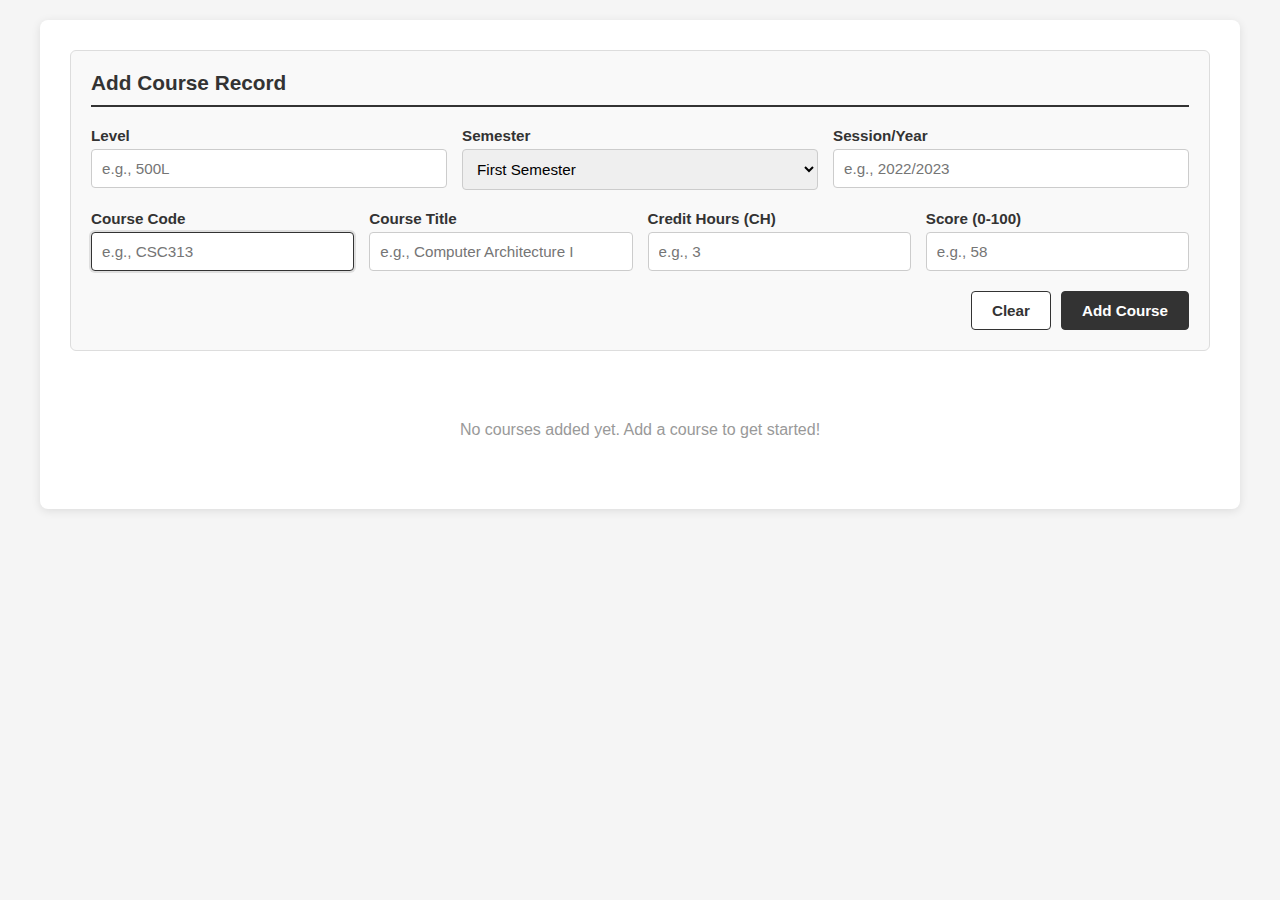
<file: index.html>
<!DOCTYPE html>
<html lang="en">

<head>
    <meta charset="UTF-8">
    <meta name="viewport" content="width=device-width, initial-scale=1.0">
    <title>Academic Transcript System</title>
    <link rel="stylesheet" href="index.css">
</head>

<body>
    <div class="container">
        <!-- Input Form -->
        <div class="form-section">
            <h2>Add Course Record</h2>

            
            <div class="semester-session">
                <div class="form-group">
                    <label for="level">Level</label>
                    <input type="text" id="level" placeholder="e.g., 500L" required>
                    </div>
                    <div class="form-group">
                    <label for="semester">Semester</label>
                    <select id="semester" required>
                        <option value="FIRST SEMESTER">First Semester</option>
                        <option value="SECOND SEMESTER">Second Semester</option>
                    </select>
                </div>
                <div class="form-group">
                    <label for="session">Session/Year</label>
                    <input type="text" id="session" placeholder="e.g., 2022/2023" required>
                </div>
            </div>


            <div class="form-grid">
                <div class="form-group">
                    <label for="courseCode">Course Code</label>
                    <input type="text" id="courseCode" placeholder="e.g., CSC313" required>
                </div>
                <div class="form-group">
                    <label for="courseTitle">Course Title</label>
                    <input type="text" id="courseTitle" placeholder="e.g., Computer Architecture I" required>
                </div>
                <div class="form-group">
                    <label for="creditHours">Credit Hours (CH)</label>
                    <input type="number" id="creditHours" placeholder="e.g., 3" min="1" max="6" required>
                </div>
                <div class="form-group">
                    <label for="score">Score (0-100)</label>
                    <input type="number" id="score" placeholder="e.g., 58" min="0" max="100" required>
                </div>
            </div>

            <div class="button-group">
                <button class="btn btn-clear" onclick="clearForm()">Clear</button>
                <button class="btn btn-add" onclick="addCourse()">Add Course</button>
            </div>
        </div>

        <!-- Transcript Display -->
        <div class="transcript-section" id="transcriptSection" style="display: none;">
            <!-- Header -->
            <div class="transcript-header" id="transcriptHeader"></div>

            <!-- Statistics -->
            <div class="stats" id="statsContainer"></div>

            <!-- Table -->
            <div id="tableContainer"></div>

            <!-- GPA Section -->
            <div class="gpa-section" id="gpaSection"></div>
        </div>

        <!-- Empty State -->
        <div id="emptyState">
            <div class="empty-message">No courses added yet. Add a course to get started!</div>
        </div>
    </div>

    <script src="index.js"></script>
</body>

</html>
</file>
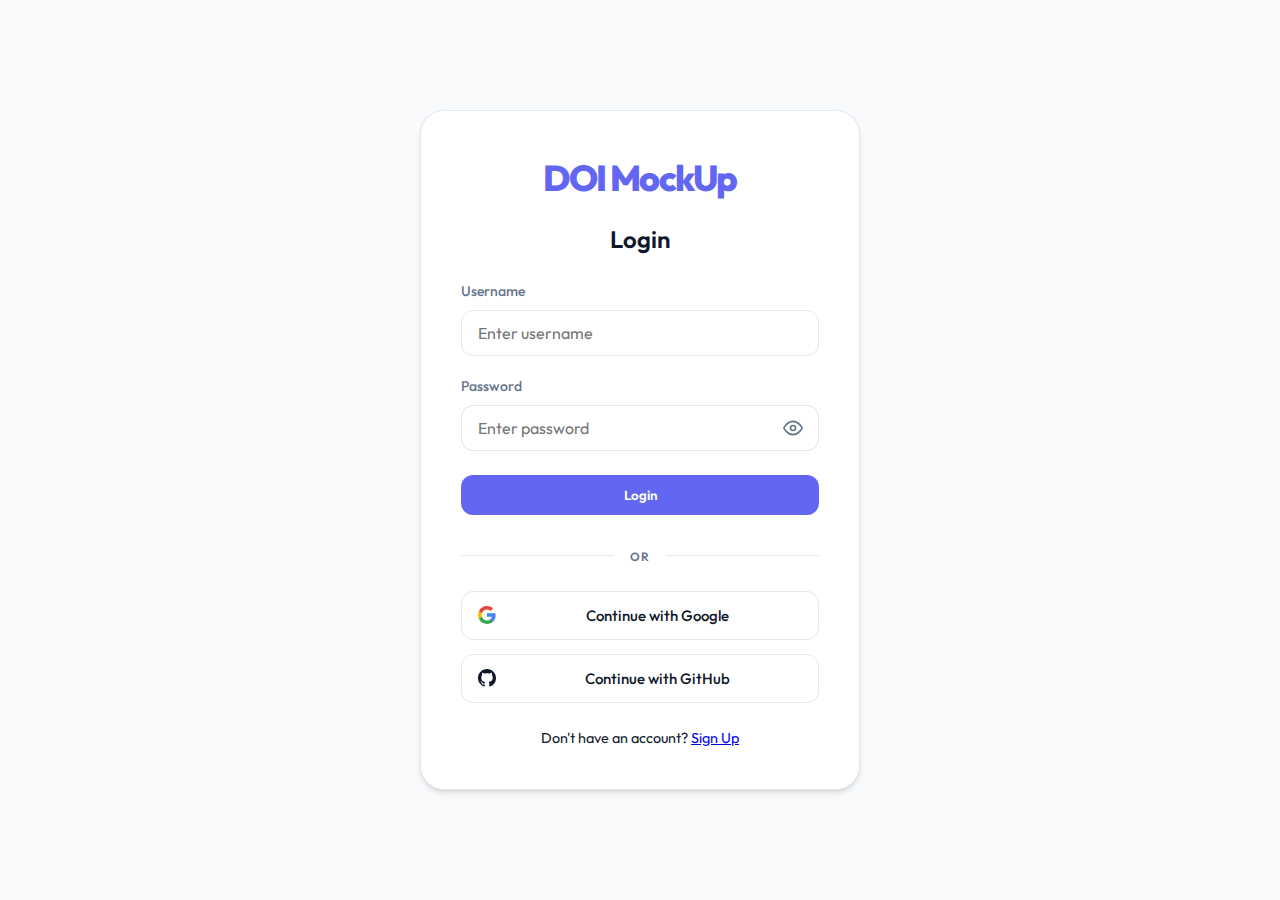
<file: public/index.html>
<!DOCTYPE html>
<html lang="en">

<head>
    <meta charset="UTF-8">
    <meta name="viewport" content="width=device-width, initial-scale=1.0">
    <title>Academic Transcript System</title>
    <link rel="preconnect" href="https://fonts.googleapis.com">
    <link rel="preconnect" href="https://fonts.gstatic.com" crossorigin>
    <link href="https://fonts.googleapis.com/css2?family=Outfit:wght@300;400;500;600;700&display=swap" rel="stylesheet">
    <link rel="stylesheet" href="index.css">
</head>


<body>
    <div id="authSection" class="auth-container">
        <div class="auth-card">
            <h1 class="site-logo">DOI MockUp</h1>
            <h2 id="authTitle">Login</h2>

            <div class="form-group">
                <label for="username">Username</label>
                <input type="text" id="username" placeholder="Enter username">
            </div>
            <div class="form-group">
                <label for="password">Password</label>
                <div class="password-wrapper">
                    <input type="password" id="password" placeholder="Enter password">
                    <button type="button" class="password-toggle" onclick="togglePasswordVisibility()">
                        <svg id="eyeIcon" viewBox="0 0 24 24" width="20" height="20" stroke="currentColor" stroke-width="2" fill="none"
                            stroke-linecap="round" stroke-linejoin="round">
                            <path d="M1 12s4-8 11-8 11 8 11 8-4 8-11 8-11-8-11-8z"></path>
                            <circle cx="12" cy="12" r="3"></circle>
                        </svg>
                    </button>
                </div>
            </div>

<div class="button-group">
    <button id="authBtn" class="btn btn-add btn-full" onclick="handleAuth()">Login</button>
            </div>

    
            <div class="social-divider">
                <span>OR</span>
            </div>
    
            <div class="social-logins">
                <button class="btn btn-social btn-google" onclick="loginWithGoogle()">
                    <svg width="18" height="18" viewBox="0 0 18 18" fill="none">
                        <path
                            d="M17.64 9.2c0-.637-.057-1.251-.164-1.84H9v3.481h4.844c-.209 1.125-.843 2.078-1.796 2.717v2.258h2.908c1.702-1.567 2.684-3.874 2.684-6.615z"
                            fill="#4285F4" />
                        <path
                            d="M9.003 18c2.43 0 4.467-.806 5.956-2.18L12.05 13.56c-.806.54-1.836.86-3.047.86-2.344 0-4.328-1.584-5.036-3.711H.96v2.332C2.44 15.983 5.485 18 9.003 18z"
                            fill="#34A853" />
                        <path
                            d="M3.964 10.712c-.18-.54-.282-1.117-.282-1.71 0-.593.102-1.17.282-1.71V4.96H.957C.347 6.175 0 7.55 0 9.002c0 1.452.348 2.827.957 4.042l3.007-2.332z"
                            fill="#FBBC05" />
                        <path
                            d="M9.003 3.58c1.321 0 2.508.454 3.44 1.345l2.582-2.58C13.464.891 11.428 0 9.003 0 5.485 0 2.44 2.017.96 4.958L3.967 7.29c.708-2.127 2.692-3.71 5.036-3.71z"
                            fill="#EA4335" />
                    </svg>
                    <span>Continue with Google</span>
                </button>
                <button class="btn btn-social btn-github" onclick="loginWithGithub()">
                    <svg width="18" height="18" viewBox="0 0 24 24" fill="currentColor">
                        <path
                            d="M12 0C5.37 0 0 5.37 0 12c0 5.31 3.435 9.795 8.205 11.385.6.105.825-.255.825-.57 0-.285-.015-1.23-.015-2.235-3.015.555-3.795-.735-4.035-1.41-.135-.345-.72-1.41-1.23-1.695-.42-.225-1.02-.78-.015-.795.945-.015 1.62.87 1.845 1.23 1.08 1.815 2.805 1.305 3.495.99.105-.78.42-1.305.765-1.605-2.67-.3-5.46-1.335-5.46-5.925 0-1.305.465-2.385 1.23-3.225-.12-.3-.54-1.53.12-3.18 0 0 1.005-.315 3.3 1.23.96-.27 1.98-.405 3-.405s2.04.135 3 .405c2.295-1.56 3.3-1.23 3.3-1.23.66 1.65.24 2.88.12 3.18.765.84 1.23 1.905 1.23 3.225 0 4.605-2.805 5.625-5.475 5.925.435.375.81 1.095.81 2.22 0 1.605-.015 2.895-.015 3.3 0 .315.225.69.825.57A12.02 12.02 0 0024 12c0-6.63-5.37-12-12-12z" />
                    </svg>
                    <span>Continue with GitHub</span>
                </button>
            </div>

    
            <p id="authToggleText" style="margin-top: 25px; font-size: 0.9em; text-align: center;">
    
                Don't have an account? <a href="#" onclick="toggleAuth(event)">Sign Up</a>
            </p>
        </div>
    </div>
    
    <div class="container" id="mainApp" style="display: none;">
    <div class="app-header no-print">
        <h1 class="site-logo">DOI MockUp</h1>
        <div class="header-actions">
            <button class="btn-theme" onclick="toggleTheme()" id="themeToggle">
                <svg class="sun-icon" viewBox="0 0 24 24" width="20" height="20" stroke="currentColor" stroke-width="2"
                    fill="none">
                    <circle cx="12" cy="12" r="5"></circle>
                    <line x1="12" y1="1" x2="12" y2="3"></line>
                    <line x1="12" y1="21" x2="12" y2="23"></line>
                    <line x1="4.22" y1="4.22" x2="5.64" y2="5.64"></line>
                    <line x1="18.36" y1="18.36" x2="19.78" y2="19.78"></line>
                    <line x1="1" y1="12" x2="3" y2="12"></line>
                    <line x1="21" y1="12" x2="23" y2="12"></line>
                    <line x1="4.22" y1="19.78" x2="5.64" y2="18.36"></line>
                    <line x1="18.36" y1="4.22" x2="19.78" y2="5.64"></line>
                </svg>
                <svg class="moon-icon" viewBox="0 0 24 24" width="20" height="20" stroke="currentColor" stroke-width="2"
                    fill="none" style="display:none;">
                    <path d="M21 12.79A9 9 0 1 1 11.21 3 7 7 0 0 0 21 12.79z"></path>
                </svg>
            </button>
            <div class="user-info">
                <span>Welcome, <strong id="displayUsername"></strong></span>
                <button class="btn btn-clear" onclick="logout()">Logout</button>
            </div>
        </div>
        </div>


        <!-- Input Form -->
        <div class="form-section no-print">

            <h2>Add Course Record</h2>

            
            <div class="semester-session">
                <div class="form-group">
                    <label for="level">Level</label>
                    <input type="text" id="level" placeholder="e.g., 500L" required>
                    </div>
                    <div class="form-group">
                    <label for="semester">Semester</label>
                    <select id="semester" required>
                        <option value="FIRST SEMESTER">First Semester</option>
                        <option value="SECOND SEMESTER">Second Semester</option>
                    </select>
                </div>
                <div class="form-group">
                    <label for="session">Session/Year</label>
                    <input type="text" id="session" placeholder="e.g., 2022/2023" required>
                </div>
            </div>


            <div class="form-grid">
                <div class="form-group">
                    <label for="courseCode">Course Code</label>
                    <input type="text" id="courseCode" placeholder="e.g., CSC313" required>
                </div>
                <div class="form-group">
                    <label for="courseTitle">Course Title</label>
                    <input type="text" id="courseTitle" placeholder="e.g., Computer Architecture I" required>
                </div>
                <div class="form-group">
                    <label for="creditHours">Credit Hours (CH)</label>
                    <input type="number" id="creditHours" placeholder="e.g., 3" min="1" max="6" required>
                </div>
                <div class="form-group">
                    <label for="score">Score (0-100)</label>
                    <input type="number" id="score" placeholder="e.g., 58" min="0" max="100" required>
                </div>
            </div>

            <div class="button-group">
                <button class="btn btn-clear" onclick="clearForm()">Clear</button>
                <button class="btn btn-add" onclick="addCourse()">Add Course</button>
            </div>
        </div>

        <!-- Transcript Display -->
        <div class="transcript-section" id="transcriptSection" style="display: none;">
            <div class="transcript-controls no-print">
                <button class="btn btn-print" onclick="window.print()">Print to PDF</button>
            </div>
            <!-- Header -->

            <div class="transcript-header" id="transcriptHeader"></div>

            <!-- Statistics -->
            <div class="stats" id="statsContainer"></div>

            <!-- Table -->
            <div id="tableContainer"></div>

            <!-- GPA Section -->
            <div class="gpa-section" id="gpaSection"></div>
        </div>

        <!-- Empty State -->
        <div id="emptyState">
            <div class="empty-message">No courses added yet. Add a course to get started!</div>
        </div>
    </div>

    <script src="index.js"></script>
</body>

</html>
</file>
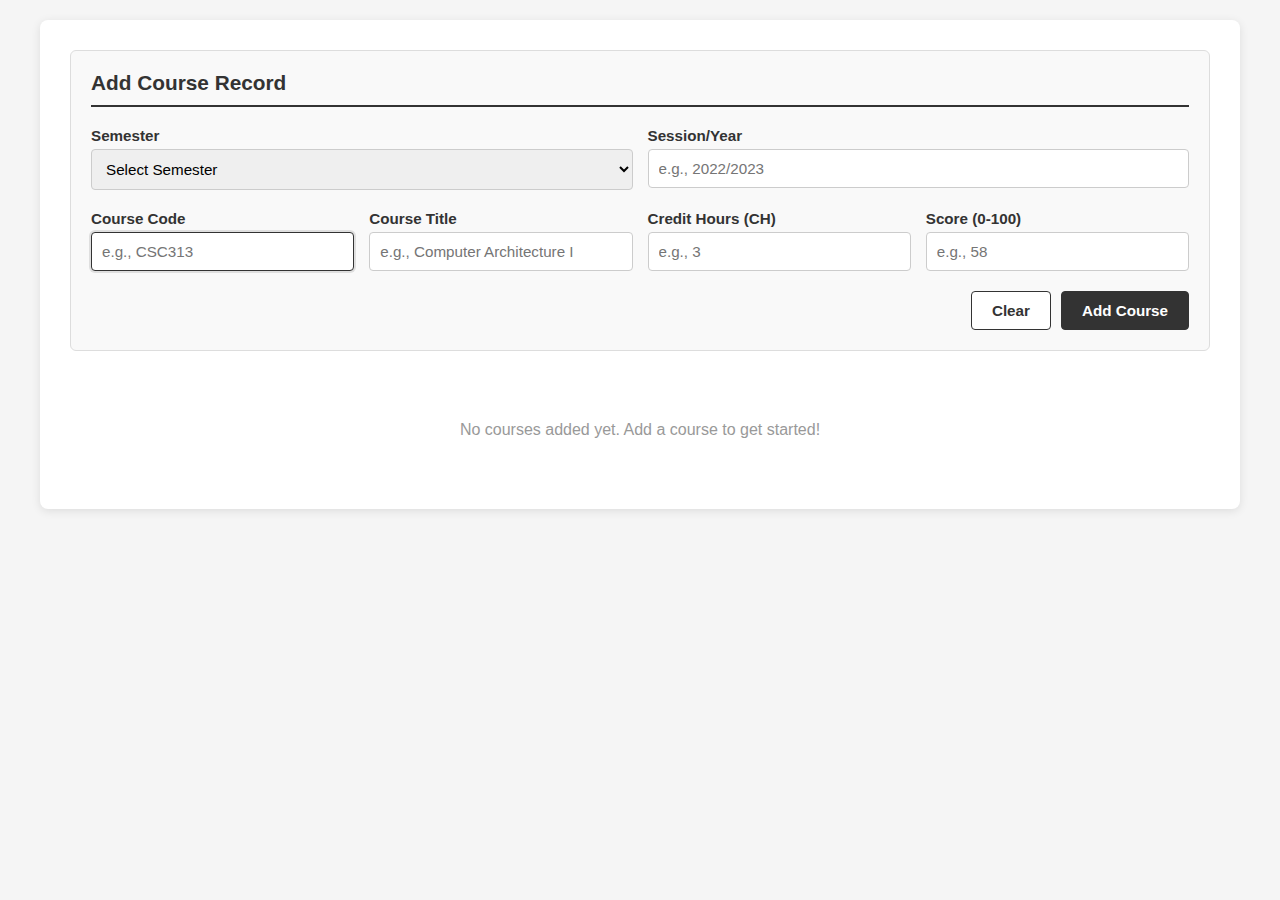
<file: GradingSystem.html>
<!DOCTYPE html>
<html lang="en">
<head>
    <meta charset="UTF-8">
    <meta name="viewport" content="width=device-width, initial-scale=1.0">
    <title>Academic Transcript System</title>
    <style>
        * {
            margin: 0;
            padding: 0;
            box-sizing: border-box;
        }

        body {
            font-family: Arial, sans-serif;
            background: #f5f5f5;
            padding: 20px;
            color: #333;
        }

        .container {
            max-width: 1200px;
            margin: 0 auto;
            background: white;
            padding: 30px;
            border-radius: 8px;
            box-shadow: 0 2px 10px rgba(0, 0, 0, 0.1);
        }

        .form-section {
            background: #f9f9f9;
            padding: 20px;
            border-radius: 6px;
            margin-bottom: 30px;
            border: 1px solid #ddd;
        }

        .form-section h2 {
            color: #333;
            margin-bottom: 20px;
            font-size: 1.3em;
            border-bottom: 2px solid #333;
            padding-bottom: 10px;
        }

        .form-grid {
            display: grid;
            grid-template-columns: repeat(auto-fit, minmax(200px, 1fr));
            gap: 15px;
            margin-bottom: 20px;
        }

        .form-group {
            display: flex;
            flex-direction: column;
        }

        .form-group label {
            font-weight: bold;
            margin-bottom: 5px;
            font-size: 0.95em;
        }

        .form-group input,
        .form-group select {
            padding: 10px;
            border: 1px solid #ccc;
            border-radius: 4px;
            font-size: 0.95em;
        }

        .form-group input:focus,
        .form-group select:focus {
            outline: none;
            border-color: #333;
            box-shadow: 0 0 0 2px rgba(0, 0, 0, 0.1);
        }

        .button-group {
            display: flex;
            gap: 10px;
            justify-content: flex-end;
        }

        .btn {
            padding: 10px 20px;
            border: 1px solid #333;
            border-radius: 4px;
            font-weight: bold;
            cursor: pointer;
            transition: all 0.3s;
            font-size: 0.95em;
        }

        .btn-add {
            background: #333;
            color: white;
        }

        .btn-add:hover {
            background: #555;
        }

        .btn-clear {
            background: white;
            color: #333;
            border: 1px solid #333;
        }

        .btn-clear:hover {
            background: #f0f0f0;
        }

        .transcript-header {
            text-align: center;
            border: 2px solid #000;
            padding: 15px;
            margin-bottom: 20px;
            font-weight: bold;
            font-size: 1.1em;
        }

        .transcript-section {
            margin-bottom: 30px;
        }

        table {
            width: 100%;
            border-collapse: collapse;
            border: 2px solid #000;
            margin-bottom: 20px;
        }

        thead {
            background: white;
        }

        th {
            border: 1px solid #000;
            padding: 12px;
            text-align: left;
            font-weight: bold;
            font-size: 0.95em;
            background: white;
        }

        td {
            border: 1px solid #000;
            padding: 12px;
            text-align: left;
            font-size: 0.95em;
        }

        tbody tr:hover {
            background: #f9f9f9;
        }

        .row-number {
            text-align: center;
            font-weight: bold;
            width: 40px;
        }

        .credit-hours {
            text-align: center;
            width: 50px;
        }

        .score {
            text-align: center;
            width: 60px;
        }

        .grade {
            text-align: center;
            font-weight: bold;
            width: 60px;
        }

        .qp {
            text-align: center;
            width: 50px;
        }

        .totals-row {
            font-weight: bold;
            background: white;
        }

        .delete-btn {
            background: #e74c3c;
            color: white;
            border: none;
            padding: 6px 12px;
            border-radius: 3px;
            cursor: pointer;
            font-size: 0.85em;
            transition: background 0.3s;
        }

        .delete-btn:hover {
            background: #c0392b;
        }

        .gpa-section {
            border: 2px solid #000;
            padding: 15px;
            text-align: center;
            font-weight: bold;
            font-size: 1.05em;
            margin-bottom: 20px;
        }

        .empty-message {
            text-align: center;
            color: #999;
            padding: 40px;
            font-size: 1em;
        }

        .stats {
            display: grid;
            grid-template-columns: repeat(auto-fit, minmax(200px, 1fr));
            gap: 15px;
            margin-bottom: 20px;
        }

        .stat-card {
            background: #f9f9f9;
            border: 1px solid #ddd;
            padding: 15px;
            border-radius: 4px;
            text-align: center;
        }

        .stat-card h3 {
            font-size: 0.9em;
            color: #666;
            margin-bottom: 8px;
        }

        .stat-card .value {
            font-size: 1.8em;
            font-weight: bold;
            color: #333;
        }

        .input-row-group {
            display: grid;
            grid-template-columns: repeat(auto-fit, minmax(150px, 1fr));
            gap: 15px;
            align-items: flex-end;
        }

        .semester-session {
            display: grid;
            grid-template-columns: 1fr 1fr;
            gap: 15px;
            margin-bottom: 20px;
        }

        @media print {
            body {
                background: white;
            }
            .form-section {
                display: none;
            }
            table {
                page-break-inside: avoid;
            }
        }
    </style>
</head>
<body>
    <div class="container">
        <!-- Input Form -->
        <div class="form-section">
            <h2>Add Course Record</h2>
            
            <div class="semester-session">
                <div class="form-group">
                    <label for="semester">Semester</label>
                    <select id="semester" required>
                        <option value="">Select Semester</option>
                        <option value="FIRST SEMESTER">First Semester</option>
                        <option value="SECOND SEMESTER">Second Semester</option>
                        <option value="THIRD SEMESTER">Third Semester</option>
                        <option value="FOURTH SEMESTER">Fourth Semester</option>
                    </select>
                </div>
                <div class="form-group">
                    <label for="session">Session/Year</label>
                    <input type="text" id="session" placeholder="e.g., 2022/2023" required>
                </div>
            </div>

            <div class="form-grid">
                <div class="form-group">
                    <label for="courseCode">Course Code</label>
                    <input type="text" id="courseCode" placeholder="e.g., CSC313" required>
                </div>
                <div class="form-group">
                    <label for="courseTitle">Course Title</label>
                    <input type="text" id="courseTitle" placeholder="e.g., Computer Architecture I" required>
                </div>
                <div class="form-group">
                    <label for="creditHours">Credit Hours (CH)</label>
                    <input type="number" id="creditHours" placeholder="e.g., 3" min="1" max="6" required>
                </div>
                <div class="form-group">
                    <label for="score">Score (0-100)</label>
                    <input type="number" id="score" placeholder="e.g., 58" min="0" max="100" required>
                </div>
            </div>

            <div class="button-group">
                <button class="btn btn-clear" onclick="clearForm()">Clear</button>
                <button class="btn btn-add" onclick="addCourse()">Add Course</button>
            </div>
        </div>

        <!-- Transcript Display -->
        <div class="transcript-section" id="transcriptSection" style="display: none;">
            <!-- Header -->
            <div class="transcript-header" id="transcriptHeader"></div>

            <!-- Statistics -->
            <div class="stats" id="statsContainer"></div>

            <!-- Table -->
            <div id="tableContainer"></div>

            <!-- GPA Section -->
            <div class="gpa-section" id="gpaSection"></div>
        </div>

        <!-- Empty State -->
        <div id="emptyState">
            <div class="empty-message">No courses added yet. Add a course to get started!</div>
        </div>
    </div>

    <script>
        let courses = [];
        let currentSemester = '';
        let currentSession = '';

        // Grade points scale
        const gradeScale = {
            'A': { minScore: 70, points: 4.0 },
            'B': { minScore: 60, points: 3.0 },
            'C': { minScore: 50, points: 2.0 },
            'D': { minScore: 40, points: 1.0 },
            'F': { minScore: 0, points: 0.0 },
            'E': { minScore: 0, points: 0.0 }
        };

        function getGrade(score) {
            if (score >= 70) return 'A';
            if (score >= 60) return 'B';
            if (score >= 50) return 'C';
            if (score >= 40) return 'D';
            return 'F';
        }

        function getQualityPoints(grade, creditHours) {
            const points = gradeScale[grade].points;
            return (points * creditHours).toFixed(2);
        }

        function addCourse() {
            const courseCode = document.getElementById('courseCode').value.trim();
            const courseTitle = document.getElementById('courseTitle').value.trim();
            const semester = document.getElementById('semester').value;
            const session = document.getElementById('session').value.trim();
            const creditHours = parseInt(document.getElementById('creditHours').value);
            const score = parseInt(document.getElementById('score').value);

            if (!courseCode || !courseTitle || !semester || !session || !creditHours || isNaN(score)) {
                alert('Please fill in all fields correctly');
                return;
            }

            if (score < 0 || score > 100) {
                alert('Score must be between 0 and 100');
                return;
            }

            // Set semester and session from first course
            if (courses.length === 0) {
                currentSemester = semester;
                currentSession = session;
            } else if (currentSemester !== semester || currentSession !== session) {
                alert('All courses must be from the same semester and session');
                return;
            }

            const grade = getGrade(score);
            const qp = getQualityPoints(grade, creditHours);

            const course = {
                id: Date.now(),
                courseCode,
                courseTitle,
                creditHours,
                score,
                grade,
                qp: parseFloat(qp)
            };

            courses.push(course);
            clearForm();
            renderTranscript();
        }

        function clearForm() {
            document.getElementById('courseCode').value = '';
            document.getElementById('courseTitle').value = '';
            document.getElementById('creditHours').value = '';
            document.getElementById('score').value = '';
            document.getElementById('courseCode').focus();
        }

        function deleteCourse(id) {
            courses = courses.filter(course => course.id !== id);
            if (courses.length === 0) {
                currentSemester = '';
                currentSession = '';
            }
            renderTranscript();
        }

        function calculateGPA() {
            if (courses.length === 0) return 0;
            const totalQP = courses.reduce((sum, c) => sum + c.qp, 0);
            const totalCH = courses.reduce((sum, c) => sum + c.creditHours, 0);
            return (totalQP / totalCH).toFixed(2);
        }

        function renderTranscript() {
            const emptyState = document.getElementById('emptyState');
            const transcriptSection = document.getElementById('transcriptSection');

            if (courses.length === 0) {
                emptyState.style.display = 'block';
                transcriptSection.style.display = 'none';
                return;
            }

            emptyState.style.display = 'none';
            transcriptSection.style.display = 'block';

            // Render Header
            const semesterDisplay = currentSemester.toUpperCase();
            document.getElementById('transcriptHeader').innerHTML = 
                `${semesterDisplay} RESULTS OF ${currentSession} SESSION - LEVEL: 500L`;

            // Render Table
            let tableHTML = `
                <table>
                    <thead>
                        <tr>
                            <th style="width: 40px;">#</th>
                            <th style="width: 100px;">CourseCode</th>
                            <th>CourseTitle</th>
                            <th class="credit-hours">CH</th>
                            <th class="score">Score</th>
                            <th class="grade">Grade</th>
                            <th class="qp">QP</th>
                            <th style="width: 80px;">Action</th>
                        </tr>
                    </thead>
                    <tbody>
            `;

            let totalCH = 0;
            let totalQP = 0;

            courses.forEach((course, index) => {
                totalCH += course.creditHours;
                totalQP += course.qp;

                tableHTML += `
                    <tr>
                        <td class="row-number">${index + 1}</td>
                        <td><strong>${course.courseCode}</strong></td>
                        <td>${course.courseTitle}</td>
                        <td class="credit-hours">${course.creditHours}</td>
                        <td class="score">${course.score}</td>
                        <td class="grade">${course.grade}</td>
                        <td class="qp">${course.qp}</td>
                        <td style="text-align: center;">
                            <button class="delete-btn" onclick="deleteCourse(${course.id})">Delete</button>
                        </td>
                    </tr>
                `;
            });

            tableHTML += `
                    <tr class="totals-row">
                        <td colspan="3" style="text-align: right;">Total:</td>
                        <td class="credit-hours">${totalCH}</td>
                        <td></td>
                        <td></td>
                        <td class="qp">${totalQP.toFixed(2)}</td>
                        <td></td>
                    </tr>
                    </tbody>
                </table>
            `;

            document.getElementById('tableContainer').innerHTML = tableHTML;

            // Render GPA
            const gpa = calculateGPA();
            const cgpa = (gpa * 1.2).toFixed(2); // CGPA calculation (example)
            document.getElementById('gpaSection').innerHTML = `GPA: ${gpa} | CGPA: ${cgpa}`;

            // Render Stats
            renderStats(totalCH, totalQP, gpa);
        }

        function renderStats(totalCH, totalQP, gpa) {
            const averageScore = (courses.reduce((sum, c) => sum + c.score, 0) / courses.length).toFixed(2);
            const highestScore = Math.max(...courses.map(c => c.score));
            const lowestScore = Math.min(...courses.map(c => c.score));

            const statsHTML = `
                <div class="stat-card">
                    <h3>Total Courses</h3>
                    <div class="value">${courses.length}</div>
                </div>
                <div class="stat-card">
                    <h3>Total Credit Hours</h3>
                    <div class="value">${totalCH}</div>
                </div>
                <div class="stat-card">
                    <h3>Average Score</h3>
                    <div class="value">${averageScore}</div>
                </div>
                <div class="stat-card">
                    <h3>GPA</h3>
                    <div class="value">${gpa}</div>
                </div>
            `;

            document.getElementById('statsContainer').innerHTML = statsHTML;
        }

        document.getElementById('courseCode').focus();
    </script>
</body>
</html>
</file>
<file: index.css>
* {
    margin: 0;
    padding: 0;
        box-sizing: border-box;
    }

body {
    font-family: Arial, sans-serif;
    background: #f5f5f5;
    padding: 20px;
    color: #333;
}

.container {
    max-width: 1200px;
    margin: 0 auto;
    background: white;
    padding: 30px;
    border-radius: 8px;
    box-shadow: 0 2px 10px rgba(0, 0, 0, 0.1);
}

.form-section {
    background: #f9f9f9;
    padding: 20px;
    border-radius: 6px;
    margin-bottom: 30px;
    border: 1px solid #ddd;
}

.form-section h2 {
    color: #333;
    margin-bottom: 20px;
    font-size: 1.3em;
    border-bottom: 2px solid #333;
    padding-bottom: 10px;
}

.form-grid {
    display: grid;
    grid-template-columns: repeat(auto-fit, minmax(200px, 1fr));
    gap: 15px;
    margin-bottom: 20px;
}

.form-group {
    display: flex;
    flex-direction: column;
}

.form-group label {
    font-weight: bold;
    margin-bottom: 5px;
    font-size: 0.95em;
}

.form-group input,
.form-group select {
    padding: 10px;
    border: 1px solid #ccc;
    border-radius: 4px;
    font-size: 0.95em;
}

.form-group input:focus,
.form-group select:focus {
    outline: none;
    border-color: #333;
    box-shadow: 0 0 0 2px rgba(0, 0, 0, 0.1);
}

.button-group {
    display: flex;
    gap: 10px;
    justify-content: flex-end;
}

.btn {
    padding: 10px 20px;
    border: 1px solid #333;
    border-radius: 4px;
    font-weight: bold;
    cursor: pointer;
    transition: all 0.3s;
    font-size: 0.95em;
}

.btn-add {
    background: #333;
    color: white;
}

.btn-add:hover {
    background: #555;
}

.btn-clear {
    background: white;
    color: #333;
    border: 1px solid #333;
}

.btn-clear:hover {
    background: #f0f0f0;
}

/* Transcript Styles */
.transcript-header {
    text-align: center;
    border: 2px solid #000;
    padding: 15px;
    margin-bottom: 20px;
    font-weight: bold;
    font-size: 1.1em;
}

.transcript-section {
    margin-bottom: 30px;
}

.transcript-controls {
    display: flex;
    justify-content: flex-end;
    margin-bottom: 20px;
}

.btn-print {
    background: #27ae60;
    color: white;
    border: 1px solid #219150;
}

.btn-print:hover {
    background: #2ecc71;
}

table {
    width: 100%;
    border-collapse: collapse;
    border: 2px solid #000;
    margin-bottom: 20px;
}

thead {
    background: white;
}

th {
    border: 1px solid #000;
    padding: 12px;
    text-align: left;
    font-weight: bold;
    font-size: 0.95em;
    background: white;
}

td {
    border: 1px solid #000;
    padding: 12px;
    text-align: left;
    font-size: 0.95em;
}

tbody tr:hover {
    background: #f9f9f9;
}

.row-number {
    text-align: center;
    font-weight: bold;
    width: 40px;
}

.credit-hours {
    text-align: center;
    width: 50px;
}

.score {
    text-align: center;
    width: 60px;
}

.grade {
    text-align: center;
    font-weight: bold;
    width: 60px;
}

.qp {
    text-align: center;
    width: 50px;
}

.totals-row {
    font-weight: bold;
    background: white;
}

.delete-btn {
    background: #e74c3c;
    color: white;
    border: none;
    padding: 6px 12px;
    border-radius: 3px;
    cursor: pointer;
    font-size: 0.85em;
    transition: background 0.3s;
}

.delete-btn:hover {
    background: #c0392b;
}

.gpa-section {
    border: 2px solid #000;
    padding: 15px;
    text-align: center;
    font-weight: bold;
    font-size: 1.05em;
    margin-bottom: 20px;
}

.empty-message {
    text-align: center;
    color: #999;
    padding: 40px;
    font-size: 1em;
}

.stats {
    display: grid;
    grid-template-columns: repeat(auto-fit, minmax(200px, 1fr));
    gap: 15px;
    margin-bottom: 20px;
}

.stat-card {
    background: #f9f9f9;
    border: 1px solid #ddd;
    padding: 15px;
    border-radius: 4px;
    text-align: center;
}

.stat-card h3 {
    font-size: 0.9em;
    color: #666;
    margin-bottom: 8px;
}

.stat-card .value {
    font-size: 1.8em;
    font-weight: bold;
    color: #333;
}

.semester-session {
    display: grid;
    grid-template-columns: repeat(auto-fit, minmax(150px, 1fr));
    gap: 15px;
    margin-bottom: 20px;
}

/* Print Styles */
@media print {
    body {
        background: white;
        padding: 0;
    

        .container {
            box-shadow: none;
            padding: 0;
            max-width: 100%;
            width: 100%;
        }
        .form-section,
        .no-print,
        .delete-btn {
            display: none !important;
        }
    
        .transcript-section {
            margin-bottom: 0;
        }

        table {
        page-break-inside: auto;
    tr {
        page-break-inside: avoid;
        page-break-after: auto;
    .transcript-header {
        background-color: #eee !important;
        print-color-adjust: exact;
        -webkit-print-color-adjust: exact;
    }
    
    .stat-card {
        border: 1px solid #000;
    }
}
</file>
<file: public/index.css>
:root {
    --primary: #6366f1;
    --primary-hover: #4f46e5;
    --bg-main: #f8fafc;
    --bg-card: #ffffff;
        --text-main: #0f172a;
    --text-muted: #64748b;
    --border: #e2e8f0;
    --input-bg: #ffffff;
    --shadow: 0 4px 6px -1px rgb(0 0 0 / 0.1), 0 2px 4px -2px rgb(0 0 0 / 0.1);
}

[data-theme="dark"] {
    --bg-main: #0f172a;
    --bg-card: #1e293b;
    --text-main: #f8fafc;
    --text-muted: #94a3b8;
    --border: #334155;
    --input-bg: #0f172a;
    --shadow: 0 4px 6px -1px rgb(0 0 0 / 0.3), 0 2px 4px -2px rgb(0 0 0 / 0.3);
}

* {
    margin: 0;
    padding: 0;
    box-sizing: border-box;
    transition: background-color 0.3s, color 0.3s, border-color 0.3s;
}

body {
    font-family: 'Outfit', sans-serif;
    background-color: var(--bg-main);
    color: var(--text-main);
    line-height: 1.5;
    min-height: 100vh;
}

.site-logo {
    font-size: clamp(1.5rem, 5vw, 2.25rem);
    font-weight: 800;
    text-align: center;
    margin-bottom: 1rem;
    color: var(--primary);
    letter-spacing: -0.05em;
}

.container {
    max-width: 1200px;
    margin: 1.5rem auto;
    padding: 0 1rem;
}

.app-header {
    display: flex;
    justify-content: space-between;
    align-items: center;
    margin-bottom: 2rem;
    gap: 1rem;
}

.header-actions {
    display: flex;
    align-items: center;
    gap: 0.75rem;
}

.user-info {
    display: flex;
    align-items: center;
    gap: 0.75rem;
}

.auth-container {
    display: flex;
    justify-content: center;
    align-items: center;
    min-height: 100vh;
    padding: 1rem;
}

.auth-card {
    background: var(--bg-card);
    padding: clamp(1.5rem, 5vw, 2.5rem);
    border-radius: 1.5rem;
        box-shadow: var(--shadow);
        width: 100%;
    max-width: 440px;
    border: 1px solid var(--border);
}

.auth-card h2 {
    text-align: center;
    margin-bottom: 1.5rem;
    font-weight: 600;
}

.form-group {
    margin-bottom: 1.25rem;
}

.form-group label {
    display: block;
    font-size: 0.875rem;
    font-weight: 500;
    margin-bottom: 0.5rem;
    color: var(--text-muted);
}

.form-group input,
.form-group select {
    width: 100%;
    padding: 0.75rem 1rem;
    background: var(--input-bg);
    border: 1px solid var(--border);
    border-radius: 0.75rem;
        color: var(--text-main);
        font-family: inherit;
    font-size: 1rem;
}

.form-group input:focus {
    outline: none;
    border-color: var(--primary);
    box-shadow: 0 0 0 2px rgba(99, 102, 241, 0.2);
}

.password-wrapper {
    position: relative;
    width: 100%;
}

.password-toggle {
    position: absolute;
    right: 0.5rem;
    top: 50%;
    transform: translateY(-50%);
    background: none;
    border: none;
    color: var(--text-muted);
    cursor: pointer;
    display: flex;
    padding: 8px;
}

.btn {
    padding: 0.75rem 1.25rem;
    border-radius: 0.75rem;
    font-weight: 600;
    cursor: pointer;
    border: none;
    font-family: inherit;
    transition: all 0.2s;
    white-space: nowrap;
    text-align: center;
    display: inline-flex;
        align-items: center;
        justify-content: center;
}

.btn-add {
    background: var(--primary);
    color: white;
}

.btn-add:hover {
    background: var(--primary-hover);
}

.btn-clear {
    background: transparent;
    border: 1px solid var(--border);
    color: var(--text-main);
}

.btn-theme {
    background: var(--bg-card);
    border: 1px solid var(--border);
    padding: 0.5rem;
    border-radius: 0.5rem;
    cursor: pointer;
    color: var(--text-main);
    display: flex;
    min-width: 40px;
    min-height: 40px;
}

.button-group {
    margin-top: 1.5rem;
}

.btn-full {
    width: 100%;
}
.social-logins {

    display: flex;
    flex-direction: column;
    gap: 0.875rem;
}

.btn-social {
    background: var(--bg-card);
    border: 1.5px solid var(--border);
    color: var(--text-main);
    width: 100%;
    font-size: 0.9375rem;
        padding: 0.875rem 1rem;
        display: flex;
        align-items: center;
        justify-content: center;
        gap: 1rem;
    
        font-weight: 500;
        transition: all 0.2s ease;
    }
    
    .btn-social:hover {
        border-color: var(--primary);
        background: var(--bg-main);
        transform: translateY(-1px);
        box-shadow: 0 4px 12px rgba(0, 0, 0, 0.08);
    }
    
    .btn-social svg {
        flex-shrink: 0;
    }
    
    .btn-social span {
        flex: 1;
        text-align: center;
    }
    
    .btn-google:hover {
        border-color: #4285F4;
    }
    
    .btn-github:hover {
        border-color: #24292e;
    }
    
    .btn-facebook:hover {
        border-color: #1877F2;
}

.social-divider {
    text-align: center;
    margin: 1.75rem 0 1.5rem;
    position: relative;
}

.social-divider::before {
    content: "";
    position: absolute;
    top: 50%;
    left: 0;
    right: 0;
    height: 1px;
    background: var(--border);
}

.social-divider span {
    background: var(--bg-card);
    padding: 0 1rem;
    color: var(--text-muted);
    font-size: 0.75rem;
    font-weight: 600;
    position: relative;
    letter-spacing: 0.05em;
}


.form-section {
    background: var(--bg-card);
    padding: clamp(1rem, 5vw, 2rem);
    border-radius: 1rem;
    margin-bottom: 2rem;
    border: 1px solid var(--border);
}

.form-grid,
.semester-session {
    display: grid;
    grid-template-columns: repeat(auto-fit, minmax(200px, 1fr));
    gap: 1rem;
    margin-bottom: 1.5rem;
}

.stats {
    display: grid;
    grid-template-columns: repeat(auto-fit, minmax(140px, 1fr));
    gap: 0.75rem;
    margin-bottom: 2rem;
}

.stat-card {
    background: var(--bg-card);
    padding: 1.25rem;
    border-radius: 1rem;
    border: 1px solid var(--border);
}

.stat-card h3 {
    font-size: 0.7rem;
    color: var(--text-muted);
    text-transform: uppercase;
    letter-spacing: 0.05em;
    margin-bottom: 0.25rem;
}

.stat-card .value {
    font-size: 1.25rem;
    font-weight: 700;
}

.transcript-section {
    background: var(--bg-card);
    border-radius: 1rem;
    overflow: hidden;
    border: 1px solid var(--border);
    margin-bottom: 2rem;
}

.transcript-section+.transcript-section {
    margin-top: 3rem;
}
.transcript-header {
    background: var(--primary);
    color: white;
    padding: 0.75rem;
    text-align: center;
    font-weight: 700;
    font-size: 0.9rem;
}

.table-wrapper {
    overflow-x: auto;
    width: 100%;
    -webkit-overflow-scrolling: touch;
    position: relative;
    }
    
    .table-wrapper::after {
        content: '← Scroll →';
        position: absolute;
        bottom: 0.5rem;
        right: 0.5rem;
        background: var(--primary);
        color: white;
        padding: 0.25rem 0.5rem;
        border-radius: 0.25rem;
        font-size: 0.65rem;
        opacity: 0.8;
        pointer-events: none;
    }
    
    @media (min-width: 640px) {
        .table-wrapper::after {
            display: none;
        }
}

table {
    width: 100%;
    border-collapse: collapse;
    min-width: 580px;
}

th,
td {
    padding: 0.65rem 0.4rem;
    text-align: left;
    border-bottom: 1px solid var(--border);
    font-size: 0.8125rem;
}

th {
    font-size: 0.7rem;
    font-weight: 600;
    color: var(--text-muted);
    text-transform: uppercase;
}

.delete-btn {
    background: transparent;
    color: var(--text-muted);
    padding: 8px;
    border-radius: 8px;
    border: 1px solid transparent;
    cursor: pointer;
    display: inline-flex;
    align-items: center;
    justify-content: center;
    transition: all 0.2s;
}

.delete-btn:hover {
    background: #fee2e2;
    color: #ef4444;
    border-color: #fecaca;
    transform: scale(1.1);
}

.delete-btn svg {
    width: 18px;
    height: 18px;
}

.gpa-section {
    background: #f1f5f9;
    padding: 1rem 1.5rem;
    border-radius: 0.75rem;
    display: inline-block;
    font-weight: 700;
    color: var(--primary);
    font-size: 1rem;
    margin-bottom: 3rem;
}

@media (max-width: 480px) {
    .container {
        padding: 0 0.25rem;
            margin: 0.5rem auto;
    }

    .app-header {
        flex-direction: column;
        align-items: center;
        gap: 0.5rem;
    }

    .header-actions {
        width: 100%;
        justify-content: space-between;
    .user-info {
        font-size: 0.85rem;
    .site-logo {
        margin-bottom: 0.5rem;
    }
    
    .form-section {
        padding: 1rem;
    

        .btn {
            width: 100%;
            justify-content: center;
        }

        .header-actions .btn {
            width: auto;
        }

        th,
        td {
            padding: 0.5rem 0.25rem;
            font-size: 0.75rem;
        }
        th {
            font-size: 0.65rem;
        }
        table {
            min-width: 500px;
        }
    
        .transcript-header {
        font-size: 0.8rem;
            padding: 0.5rem;
        }
        }
@media print {
    .no-print {
        display: none !important;
    }

    body {
        background: white !important;
        color: black !important;
    }

    .container {
        max-width: 100% !important;
        margin: 0 !important;
        padding: 0 !important;
    }

    .transcript-header {
        background: #eee !important;
        color: black !important;
    }

    table,
    th,
    td {
        border: 1px solid #000 !important;
    }

    .table-wrapper::after {
        display: none !important;
    }
}
</file>
